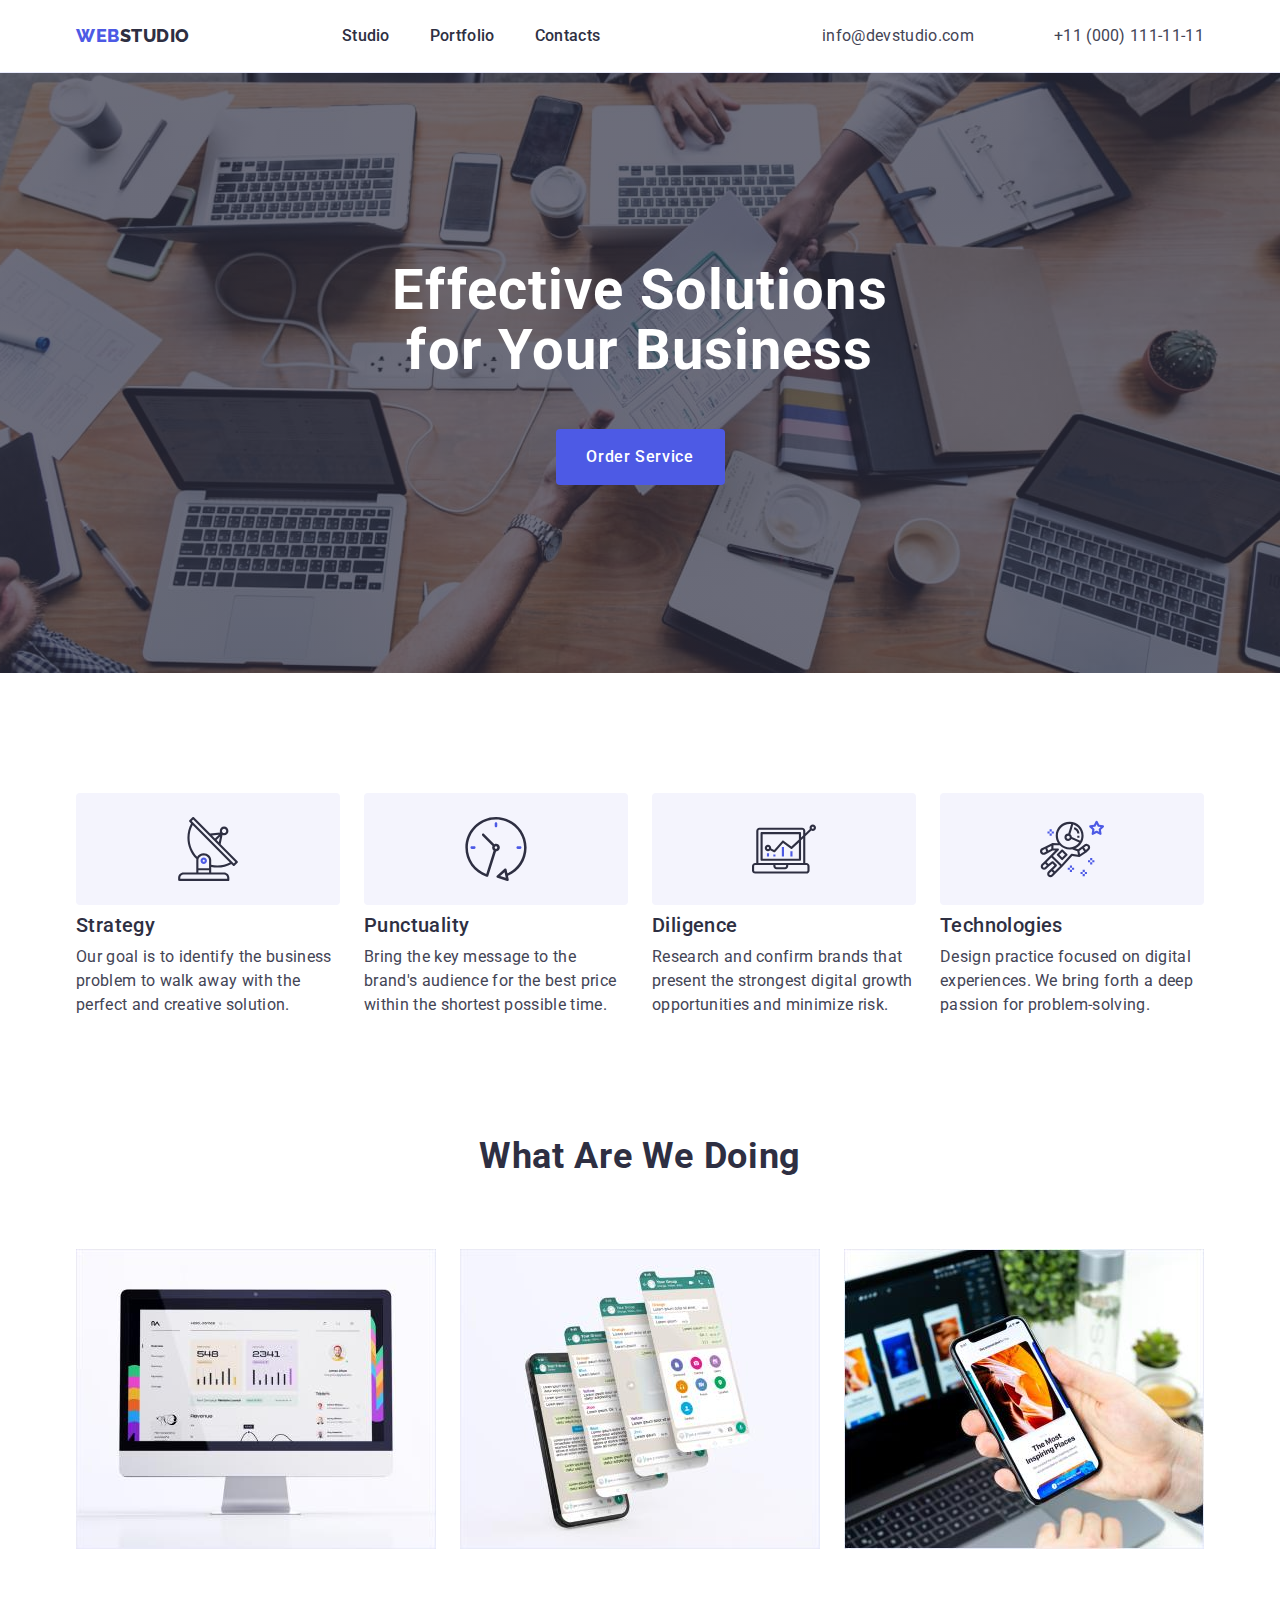
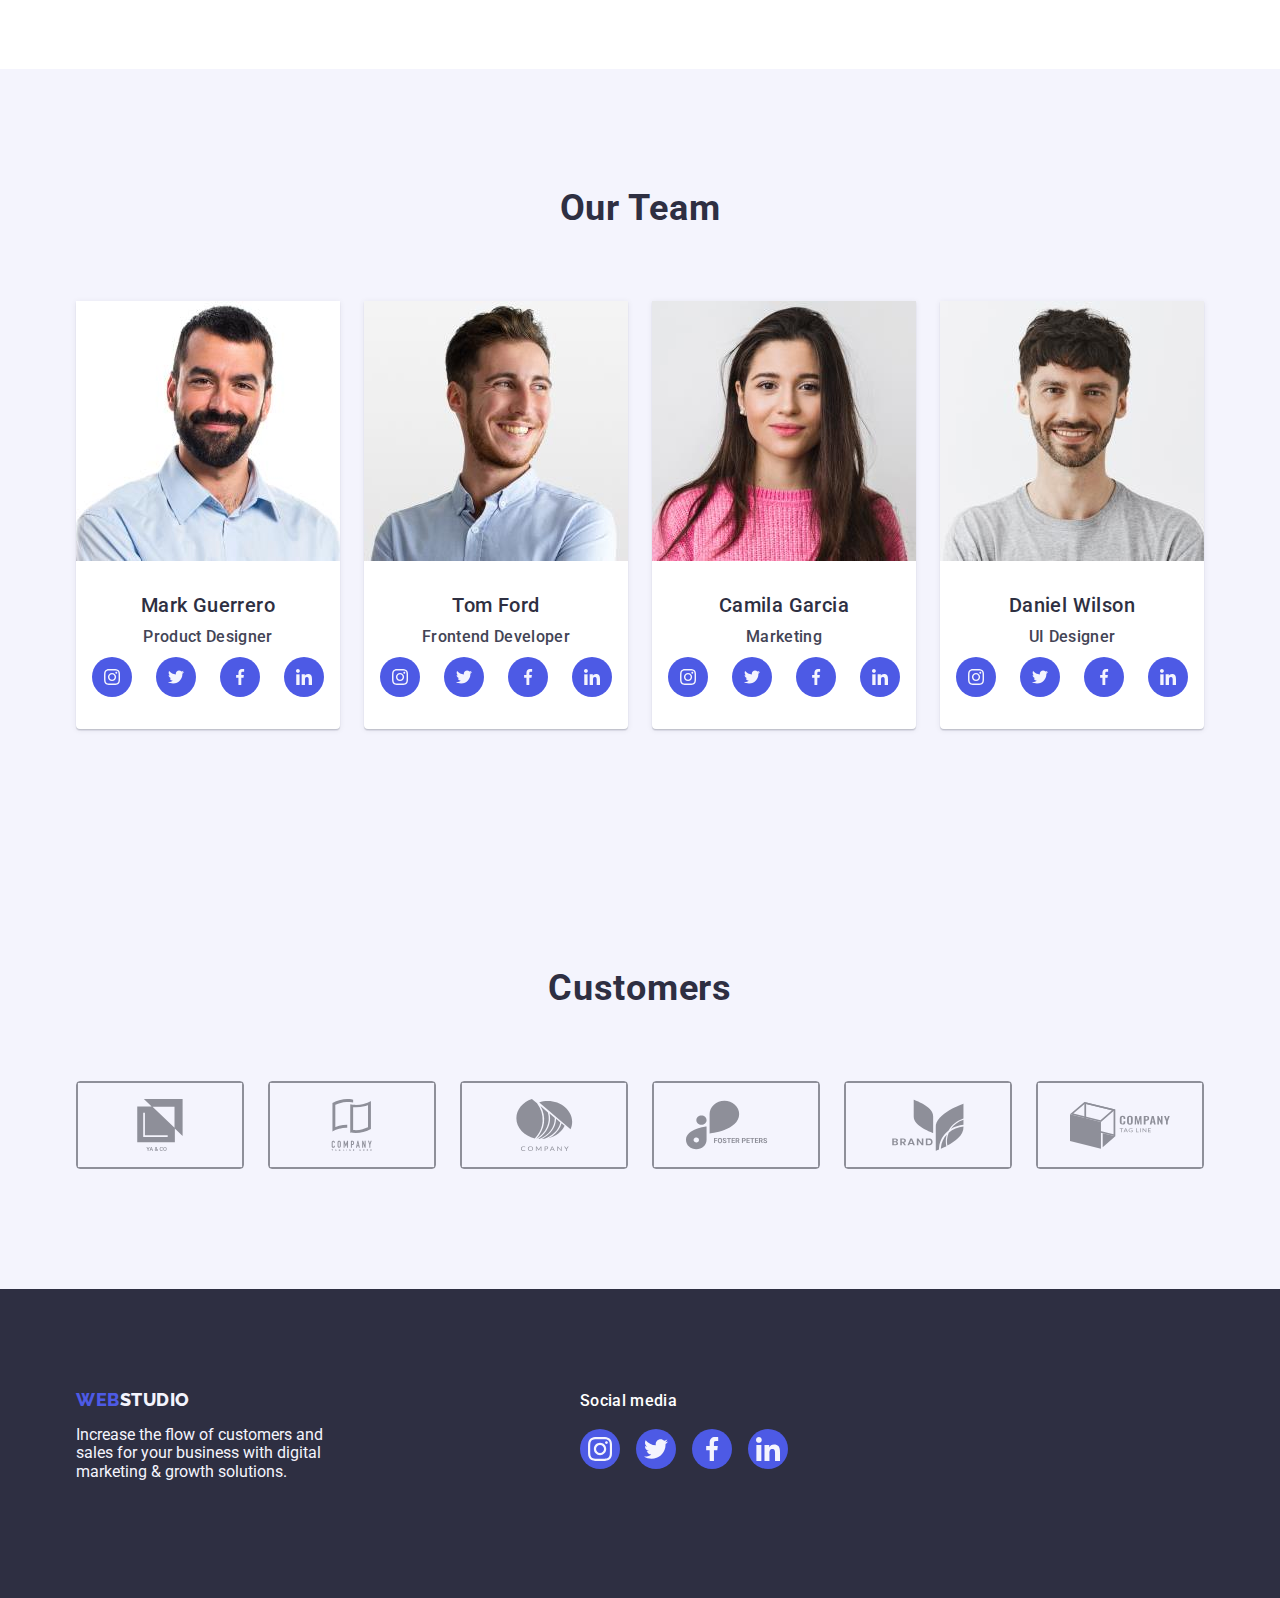
<file: index.html>
<!DOCTYPE html>
<html lang="en">
  <head>
    <meta charset="UTF-8" />
    <meta http-equiv="X-UA-Compatible" content="IE=edge" />
    <meta name="viewport" content="width=device-width, initial-scale=1.0" />
    <title>index.html</title>
    <link
      rel="stylesheet"
      href="https://cdnjs.cloudflare.com/ajax/libs/modern-normalize/1.0.0/modern-normalize.min.css"
    />
    <link rel="preconnect" href="https://fonts.googleapis.com" />
    <link rel="preconnect" href="https://fonts.gstatic.com" crossorigin />
    <link
      href="https://fonts.googleapis.com/css2?family=Raleway:wght@800&family=Roboto:wght@400;500;700;900&display=swap"
      rel="stylesheet"
    />
    <link rel="stylesheet" href="./css/style.css" />
  </head>

  <body>
    <!-- шапка проекту -->
    <header class="border-header">
      <div class="container adress-nav">
        <nav class="navigations">
          <a href="./index.html" class="studio link"
            >Web<span class="web">Studio</span></a
          >
          <ul class="cont-nav list">
            <li class="item">
              <a href="./index.html" class="link site-nav">Studio</a>
            </li>
            <li class="item">
              <a href="./portfolio.html" class="link site-nav">Portfolio</a>
            </li>
            <li class="item">
              <a href="" class="link site-nav">Contacts</a>
            </li>
          </ul>
        </nav>
        <address class="font">
          <ul class="adres list">
            <li class="item">
              <a href="mailto:info@devstudio.com" class="mail-tel link"
                >info@devstudio.com</a
              >
            </li>
            <li class="item">
              <a href="tel:+110001111111" class="mail-tel link"
                >+11 (000) 111-11-11</a
              >
            </li>
          </ul>
        </address>
      </div>
    </header>
    <!-- поле с фоном и кнопокй -->

    <main>
      <section class="section overlay">
        <div class="container">
          <h1 class="head">Effective Solutions for Your Business</h1>
          <button class="first-button" type="button">Order Service</button>
        </div>
      </section>

      <!-- секция Features -->
      <section class="section-padding">
        <div class="container">
          <h2 hidden class="sec-three">Features</h2>
          <ul class="cards list">
            <li class="cards-features">
              <div class="cards-icons">
                <svg class="icons-features" width="64" height="64">
                  <use href="./images/icons.svg#icon-antenna"></use>
                </svg>
              </div>
              <h3 class="sec-h-two">Strategy</h3>
              <p class="sec-p-two">
                Our goal is to identify the business problem to walk away with
                the perfect and creative solution.
              </p>
            </li>
            <li class="cards-features">
              <div class="cards-icons">
                <svg class="icons-features" width="64" height="64">
                  <use href="./images/icons.svg#icon-clock"></use>
                </svg>
              </div>
              <h3 class="sec-h-two">Punctuality</h3>
              <p class="sec-p-two">
                Bring the key message to the brand's audience for the best price
                within the shortest possible time.
              </p>
            </li>
            <li class="cards-features">
              <div class="cards-icons">
                <svg class="icons-features" width="64" height="64">
                  <use href="./images/icons.svg#icon-diagram"></use>
                </svg>
              </div>
              <h3 class="sec-h-two">Diligence</h3>
              <p class="sec-p-two">
                Research and confirm brands that present the strongest digital
                growth opportunities and minimize risk.
              </p>
            </li>
            <li class="cards-features">
              <div class="cards-icons">
                <svg class="icons-features" width="64" height="64">
                  <use href="./images/icons.svg#icon-astronaut"></use>
                </svg>
              </div>
              <h3 class="sec-h-two">Technologies</h3>
              <p class="sec-p-two">
                Design practice focused on digital experiences. We bring forth a
                deep passion for problem-solving.
              </p>
            </li>
          </ul>
        </div>
      </section>

      <!-- блок, What are we doing -->
      <section class="sec-one">
        <div class="container">
          <h2 class="sec-three">What are we doing</h2>
          <ul class="card-work list">
            <li class="work">
              <img
                class="block"
                src="./images/img_1.jpg"
                alt="computer-working"
                width="360"
              />
            </li>
            <li class="work">
              <img
                class="block"
                src="./images/img_2.jpg"
                alt="telefon-watsapp"
                width="360"
              />
            </li>
            <li class="work">
              <img
                class="block"
                src="./images/img_3.jpg"
                alt="computer-working"
                width="360"
              />
            </li>
          </ul>
        </div>
      </section>
      <!-- our team -->

      <section class="sec-fon">
        <div class="container">
          <h2 class="sec-four-h">Our Team</h2>
          <ul class="team list">
            <li class="team-li secfour-li">
              <img
                class="block"
                src="./images/img1.jpg"
                alt="men"
                width="264"
              />
              <div class="team-text">
                <h3 class="sec-h">Mark Guerrero</h3>
                <p class="sec-p">Product Designer</p>
                <ul class="list social-group">
                  <li class="social">
                    <a class="link soc-link" href=""
                      ><svg class="soc-svg" width="16" height="16">
                        <use href="./images/icons.svg#icon-insta"></use>
                      </svg>
                    </a>
                  </li>
                  <li class="social">
                    <a class="link soc-link" href=""
                      ><svg class="soc-svg" width="16" height="16">
                        <use href="./images/icons.svg#icon-twitter"></use>
                      </svg>
                    </a>
                  </li>
                  <li class="social">
                    <a class="link soc-link" href=""
                      ><svg class="soc-svg" width="16" height="16">
                        <use href="./images/icons.svg#icon-fb"></use>
                      </svg>
                    </a>
                  </li>
                  <li class="social">
                    <a class="link soc-link" href=""
                      ><svg class="soc-svg" width="16" height="16">
                        <use href="./images/icons.svg#icon-linkedin"></use>
                      </svg>
                    </a>
                  </li>
                </ul>
              </div>
            </li>
            <li class="team-li secfour-li">
              <img
                class="block"
                src="./images/img2.jpg"
                alt="men"
                width="264"
              />
              <div class="team-text">
                <h3 class="sec-h">Tom Ford</h3>
                <p class="sec-p">Frontend Developer</p>
                <ul class="list social-group">
                  <li class="social">
                    <a class="link soc-link" href=""
                      ><svg class="soc-svg" width="16" height="16">
                        <use href="./images/icons.svg#icon-insta"></use>
                      </svg>
                    </a>
                  </li>
                  <li class="social">
                    <a class="link soc-link" href=""
                      ><svg class="soc-svg" width="16" height="16">
                        <use href="./images/icons.svg#icon-twitter"></use>
                      </svg>
                    </a>
                  </li>
                  <li class="social">
                    <a class="link soc-link" href=""
                      ><svg class="soc-svg" width="16" height="16">
                        <use href="./images/icons.svg#icon-fb"></use>
                      </svg>
                    </a>
                  </li>
                  <li class="social">
                    <a class="link soc-link" href=""
                      ><svg class="soc-svg" width="16" height="16">
                        <use href="./images/icons.svg#icon-linkedin"></use>
                      </svg>
                    </a>
                  </li>
                </ul>
              </div>
            </li>
            <li class="team-li secfour-li">
              <img
                class="block"
                src="./images/img3.jpg"
                alt="women"
                width="264"
              />
              <div class="team-text">
                <h3 class="sec-h">Camila Garcia</h3>
                <p class="sec-p">Marketing</p>
                <ul class="list social-group">
                  <li class="social">
                    <a class="link soc-link" href=""
                      ><svg class="soc-svg" width="16" height="16">
                        <use href="./images/icons.svg#icon-insta"></use>
                      </svg>
                    </a>
                  </li>
                  <li class="social">
                    <a class="link soc-link" href=""
                      ><svg class="soc-svg" width="16" height="16">
                        <use href="./images/icons.svg#icon-twitter"></use>
                      </svg>
                    </a>
                  </li>
                  <li class="social">
                    <a class="link soc-link" href=""
                      ><svg class="soc-svg" width="16" height="16">
                        <use href="./images/icons.svg#icon-fb"></use>
                      </svg>
                    </a>
                  </li>
                  <li class="social">
                    <a class="link soc-link" href=""
                      ><svg class="soc-svg" width="16" height="16">
                        <use href="./images/icons.svg#icon-linkedin"></use>
                      </svg>
                    </a>
                  </li>
                </ul>
              </div>
            </li>
            <li class="team-li secfour-li">
              <img
                class="block"
                src="./images/img4.jpg"
                alt="men"
                width="264"
              />
              <div class="team-text">
                <h3 class="sec-h">Daniel Wilson</h3>
                <p class="sec-p">UI Designer</p>
                <ul class="list social-group">
                  <li class="social">
                    <a class="link soc-link" href=""
                      ><svg class="soc-svg" width="16" height="16">
                        <use href="./images/icons.svg#icon-insta"></use>
                      </svg>
                    </a>
                  </li>
                  <li class="social">
                    <a class="link soc-link" href=""
                      ><svg class="soc-svg" width="16" height="16">
                        <use href="./images/icons.svg#icon-twitter"></use>
                      </svg>
                    </a>
                  </li>
                  <li class="social">
                    <a class="link soc-link" href=""
                      ><svg class="soc-svg" width="16" height="16">
                        <use href="./images/icons.svg#icon-fb"></use>
                      </svg>
                    </a>
                  </li>
                  <li class="social">
                    <a class="link soc-link" href=""
                      ><svg class="soc-svg" width="16" height="16">
                        <use href="./images/icons.svg#icon-linkedin"></use>
                      </svg>
                    </a>
                  </li>
                </ul>
              </div>
            </li>
          </ul>
        </div>
      </section>

      <section class="sec-fon">
        <div class="container">
          <h2 class="sec-four-h">Customers</h2>
          <ul class="customers-icons list">
            <li class="customers">
              <a class="link customers-a" href=""
                ><svg class="customers-company" width="104" height="56">
                  <use href="./images/icons.svg#icon-group1"></use>
                </svg>
              </a>
            </li>
            <li class="customers">
              <a class="link customers-a" href=""
                ><svg class="customers-company" width="104" height="56">
                  <use href="./images/icons.svg#icon-group2"></use>
                </svg>
              </a>
            </li>
            <li class="customers">
              <a class="link customers-a" href=""
                ><svg class="customers-company" width="104" height="56">
                  <use href="./images/icons.svg#icon-group3"></use>
                </svg>
              </a>
            </li>
            <li class="customers">
              <a class="link customers-a" href=""
                ><svg class="customers-company" width="104" height="56">
                  <use href="./images/icons.svg#icon-group4"></use>
                </svg>
              </a>
            </li>
            <li class="customers">
              <a class="link customers-a" href=""
                ><svg class="customers-company" width="104" height="56">
                  <use href="./images/icons.svg#icon-group5"></use>
                </svg>
              </a>
            </li>
            <li class="customers">
              <a class="link customers-a" href=""
                ><svg class="customers-company" width="104" height="56">
                  <use href="./images/icons.svg#icon-group6"></use>
                </svg>
              </a>
            </li>
          </ul>
        </div>
      </section>
    </main>

    <!-- Підвал(низ сторінки) -->
    <footer class="underground">
      <div class="container footer-box">
        <div class="right">
          <a href="./index.html" class="studio-footer link"
            >Web<span class="under">Studio</span></a
          >
          <p class="under">
            Increase the flow of customers and sales for your business with
            digital marketing & growth solutions.
          </p>
        </div>

        <div class="left">
          <p class="under-social">Social media</p>
          <ul class="list footer-group">
            <li class="width-height">
              <a class="link footer-icons" href=""
                ><svg class="footer-svg" width="24" height="24">
                  <use href="./images/icons.svg#icon-insta"></use>
                </svg>
              </a>
            </li>
            <li class="width-height">
              <a class="link footer-icons" href=""
                ><svg class="footer-svg" width="24" height="24">
                  <use href="./images/icons.svg#icon-twitter"></use>
                </svg>
              </a>
            </li>
            <li class="width-height">
              <a class="link footer-icons" href=""
                ><svg class="footer-svg" width="24" height="24">
                  <use href="./images/icons.svg#icon-fb"></use>
                </svg>
              </a>
            </li>
            <li class="width-height">
              <a class="link footer-icons" href=""
                ><svg class="footer-svg" width="24" height="24">
                  <use href="./images/icons.svg#icon-linkedin"></use>
                </svg>
              </a>
            </li>
          </ul>
        </div>
      </div>
    </footer>
  </body>
</html>
</file>
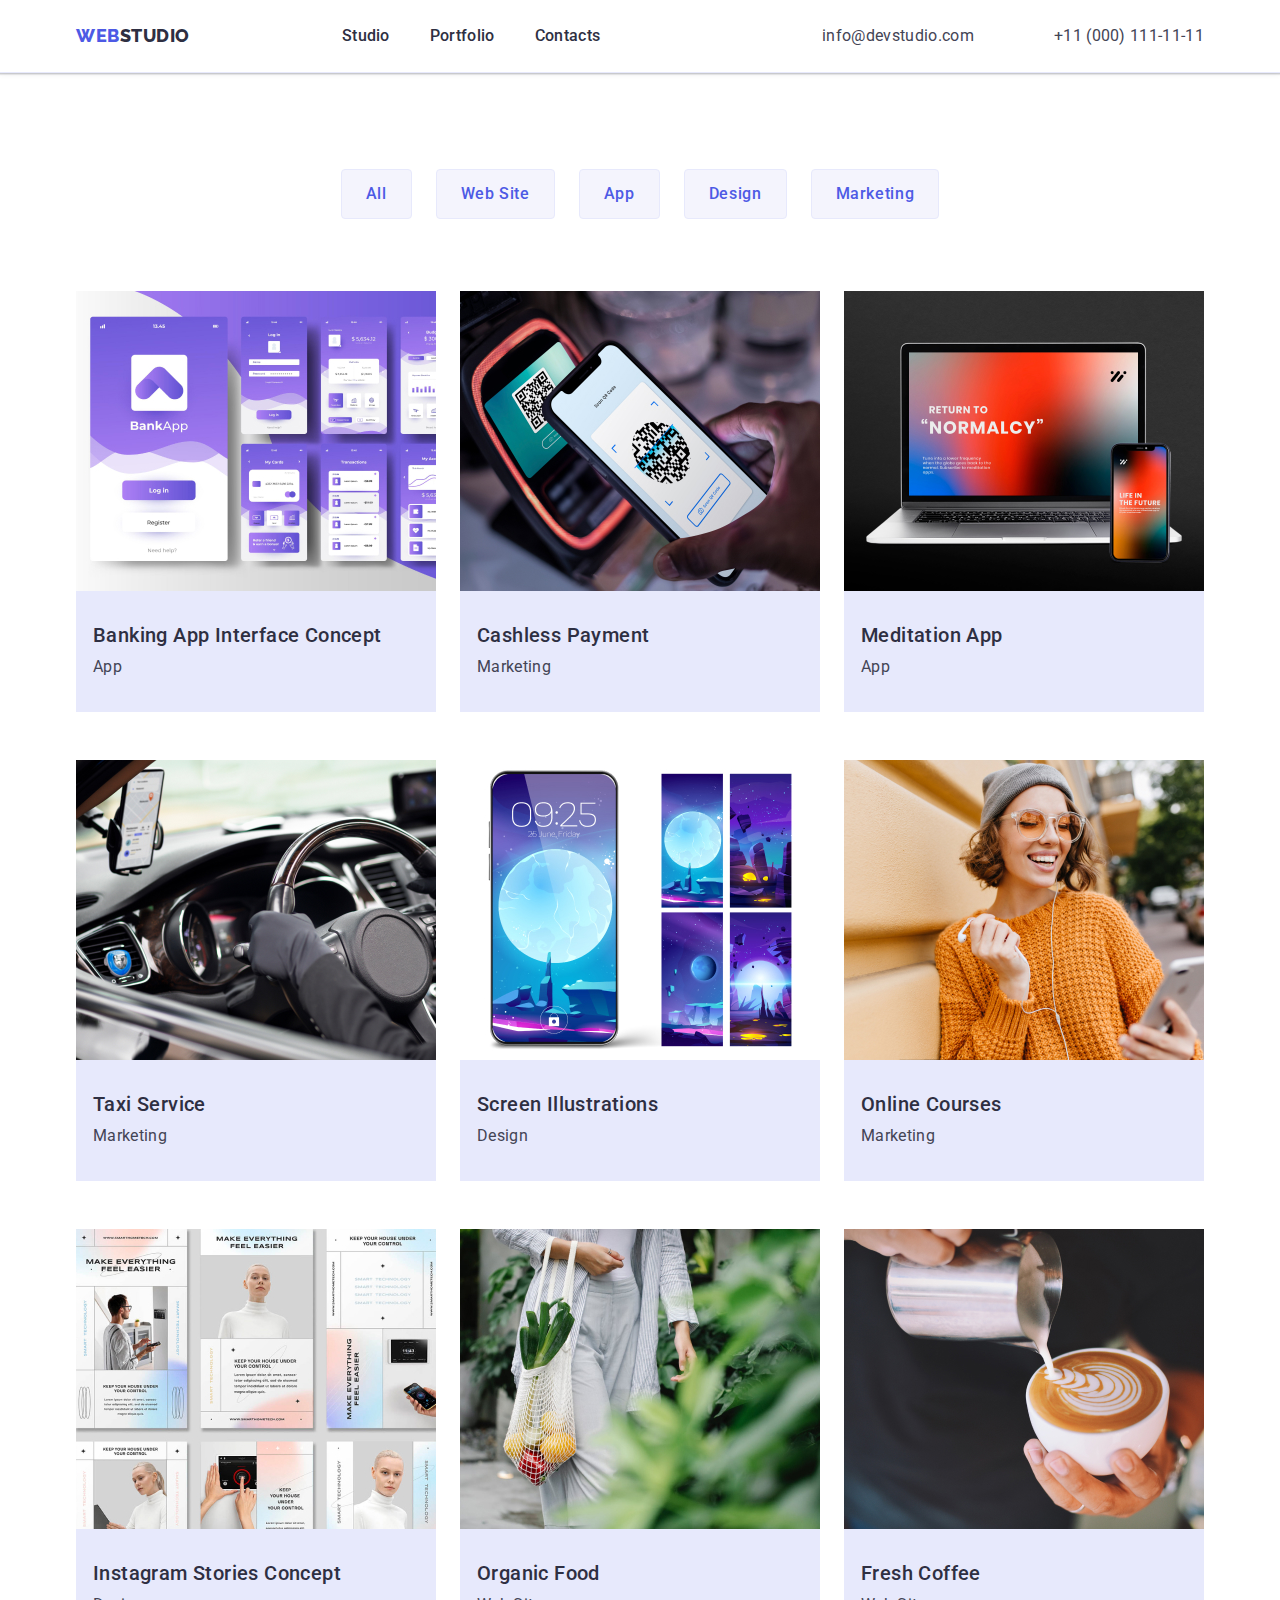
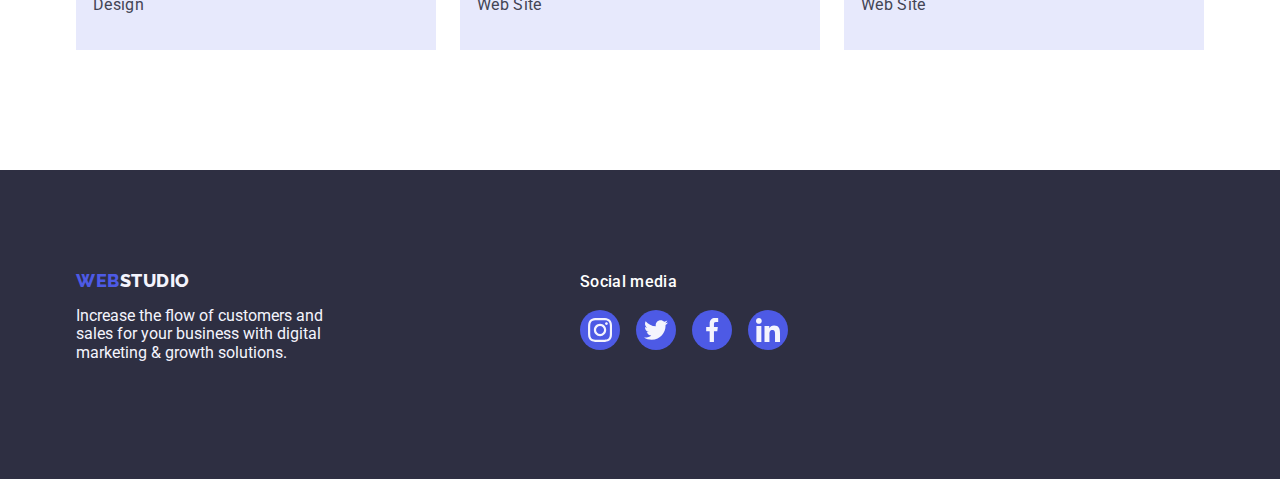
<file: portfolio.html>
<!DOCTYPE html>
<html lang="en">
  <head>
    <meta charset="UTF-8" />
    <meta http-equiv="X-UA-Compatible" content="IE=edge" />
    <meta name="viewport" content="width=device-width, initial-scale=1.0" />
    <title>Portfolio</title>
    <link
      rel="stylesheet"
      href="https://cdnjs.cloudflare.com/ajax/libs/modern-normalize/1.0.0/modern-normalize.min.css"
    />
    <link rel="preconnect" href="https://fonts.googleapis.com" />
    <link rel="preconnect" href="https://fonts.gstatic.com" crossorigin />
    <link
      href="https://fonts.googleapis.com/css2?family=Raleway:wght@800&family=Roboto:wght@400;500;700;900&display=swap"
      rel="stylesheet"
    />

    <link rel="stylesheet" href="./css/style.css" />
  </head>

  <body>
    <!-- шапка проекту -->
    <header class="border-header">
      <div class="container adress-nav">
        <nav class="navigations">
          <a href="./index.html" class="link studio"
            >Web<span class="web">Studio</span></a
          >
          <ul class="cont-nav list">
            <li class="item">
              <a href="./index.html" class="link site-nav">Studio</a>
            </li>
            <li class="item">
              <a href="./portfolio.html" class="link site-nav">Portfolio</a>
            </li>
            <li class="item">
              <a href="" class="link site-nav">Contacts</a>
            </li>
          </ul>
        </nav>
        <address class="font">
          <ul class="adres list">
            <li class="item">
              <a href="mailto:info@devstudio.com" class="mail-tel link"
                >info@devstudio.com</a
              >
            </li>
            <li class="item">
              <a href="tel:+110001111111" class="mail-tel link"
                >+11 (000) 111-11-11</a
              >
            </li>
          </ul>
        </address>
      </div>
    </header>
    <!-- filters -->
    <main>
      <section class="secpage-two">
        <div class="container">
          <h1 hidden>Buttons</h1>
          <ul class="buttons list">
            <li class="buttons-li">
              <button type="button" class="filters">All</button>
            </li>
            <li class="buttons-li">
              <button type="button" class="filters">Web Site</button>
            </li>
            <li class="buttons-li">
              <button type="button" class="filters">App</button>
            </li>
            <li class="buttons-li">
              <button type="button" class="filters">Design</button>
            </li>
            <li class="buttons-li">
              <button type="button" class="filters">Marketing</button>
            </li>
          </ul>

          <!-- блок з картинками row-->
          <ul class="portfolio-cards list">
            <li class="cards-li">
              <a href="" class="link cards-link">
                <img
                  class="block"
                  src="./images/11.jpg"
                  alt="app"
                  width="360"
                />
                <div class="cards-info">
                  <h2 class="row-h">Banking App Interface Concept</h2>
                  <p class="row-p">App</p>
                </div>
              </a>
            </li>
            <li class="cards-li">
              <a href="" class="link cards-link">
                <img
                  class="block"
                  src="./images/22.jpg"
                  alt="paying_with_telefon"
                  width="360"
                />
                <div class="cards-info">
                  <h2 class="row-h">Cashless Payment</h2>
                  <p class="row-p">Marketing</p>
                </div>
              </a>
            </li>
            <li class="cards-li">
              <a href="" class="link cards-link">
                <img
                  class="block"
                  src="./images/33.jpg"
                  alt="laptop"
                  width="360"
                />
                <div class="cards-info">
                  <h2 class="row-h">Meditation App</h2>
                  <p class="row-p">App</p>
                </div>
              </a>
            </li>
            <li class="cards-li">
              <a href="" class="link cards-link">
                <img
                  class="block"
                  src="./images/44.jpg"
                  alt="driving_in_the_car"
                  width="360"
                />
                <div class="cards-info">
                  <h2 class="row-h">Taxi Service</h2>
                  <p class="row-p">Marketing</p>
                </div>
              </a>
            </li>
            <li class="cards-li">
              <a href="" class="link cards-link">
                <img
                  class="block"
                  src="./images/55.jpg"
                  alt="phone_wallpapers"
                  width="360"
                />
                <div class="cards-info">
                  <h2 class="row-h">Screen Illustrations</h2>
                  <p class="row-p">Design</p>
                </div>
              </a>
            </li>
            <li class="cards-li">
              <a href="" class="link cards-link">
                <img
                  class="block"
                  src="./images/66.jpg"
                  alt="girl_listen_music"
                  width="360"
                />
                <div class="cards-info">
                  <h2 class="row-h">Online Courses</h2>
                  <p class="row-p">Marketing</p>
                </div>
              </a>
            </li>
            <li class="cards-li">
              <a href="" class="link cards-link">
                <img
                  class="block"
                  src="./images/77.jpg"
                  alt="instagram_contents"
                  width="360"
                />
                <div class="cards-info">
                  <h2 class="row-h">Instagram Stories Concept</h2>
                  <p class="row-p">Design</p>
                </div>
              </a>
            </li>
            <li class="cards-li">
              <a href="" class="link cards-link">
                <img
                  class="block"
                  src="./images/88.jpg"
                  alt="go_to_the_shop"
                  width="360"
                />
                <div class="cards-info">
                  <h2 class="row-h">Organic Food</h2>
                  <p class="row-p">Web Site</p>
                </div>
              </a>
            </li>
            <li class="cards-li">
              <a href="" class="link cards-link">
                <img
                  class="block"
                  src="./images/99.jpg"
                  alt="a_cup_of_coffe"
                  width="360"
                />
                <div class="cards-info">
                  <h2 class="row-h">Fresh Coffee</h2>
                  <p class="row-p">Web Site</p>
                </div>
              </a>
            </li>
          </ul>
        </div>
      </section>
    </main>
    <!-- Підвал(низ сторінки) -->
    <footer class="underground">
      <div class="container footer-box">
        <div class="right">
          <a href="./index.html" class="studio-footer link"
            >Web<span class="under">Studio</span></a
          >
          <p class="under">
            Increase the flow of customers and sales for your business with
            digital marketing & growth solutions.
          </p>
        </div>

        <div class="left">
          <p class="under-social">Social media</p>
          <ul class="list footer-group">
            <li class="width-height">
              <a class="link footer-icons" href=""
                ><svg class="footer-svg" width="24" height="24">
                  <use href="./images/icons.svg#icon-insta"></use>
                </svg>
              </a>
            </li>
            <li class="width-height">
              <a class="link footer-icons" href=""
                ><svg class="footer-svg" width="24" height="24">
                  <use href="./images/icons.svg#icon-twitter"></use>
                </svg>
              </a>
            </li>
            <li class="width-height">
              <a class="link footer-icons" href=""
                ><svg class="footer-svg" width="24" height="24">
                  <use href="./images/icons.svg#icon-fb"></use>
                </svg>
              </a>
            </li>
            <li class="width-height">
              <a class="link footer-icons" href=""
                ><svg class="footer-svg" width="24" height="24">
                  <use href="./images/icons.svg#icon-linkedin"></use>
                </svg>
              </a>
            </li>
          </ul>
        </div>
      </div>
    </footer>
  </body>
</html>
</file>
<file: css/style.css>
:root {
  --primary-whte-color: #ffffff;
  --primary-color-tittle: #2e2f42;
  --secondary-color-tittle: #434455;
  --button-bg-color: #4d5ae5;
  --filter-first-color: #e7e9fc;
  --filter-bg-color: #f4f4fd;
  --filter-color: #404bbf;
  --cornflower-bg: #e7e9fc;
  --grey-company-border: #8e8f99;
  --footer-link: #31d0aa;
}
body {
  font-family: "Roboto", sans-serif;
  color: var(--secondary-color-tittle);
  background-color: var(--primary-whte-color);
}

p,
h1,
h2,
h3,
h4,
h5,
h6 {
  margin: 0;
}
ul,
ol {
  margin: 0;
  padding: 0;
}

.list {
  list-style: none;
}
.container {
  width: 1158px;
  padding-left: 15px;
  padding-right: 15px;
  margin: 0 auto;
}

/* logo webstudio */

.studio {
  color: var(--button-bg-color);
  font-family: "Raleway", sans-serif;
  font-size: 18px;
  font-weight: 800;
  line-height: 1.17;
  letter-spacing: 0.03em;
  text-transform: uppercase;
  margin-right: 76px;
  padding: 24px 0;
}

.studio-footer {
  color: var(--button-bg-color);
  font-family: "Raleway", sans-serif;
  font-size: 18px;
  font-weight: 800;
  line-height: 1.17;
  letter-spacing: 0.03em;
  text-transform: uppercase;
  margin-right: 76px;
  display: inline-block;
  margin-bottom: 16px;
}

.web {
  color: var(--primary-color-tittle);
}
.link {
  text-decoration: none;
}
.border-header {
  border-bottom: 1px solid var(--filter-first-color);
  box-shadow: 0px 2px 1px rgba(46, 47, 66, 0.08),
    0px 1px 1px rgba(46, 47, 66, 0.16), 0px 1px 6px rgba(46, 47, 66, 0.08);
}
/* site-nav */
.site-nav {
  display: block;
  font-weight: 500;
  font-size: 16px;
  line-height: 1.5;
  letter-spacing: 0.02em;
  color: var(--primary-color-tittle);
  padding: 24px 0;
}

.site-nav.link:hover,
.site-nav.link:focus {
  color: var(--filter-color);
}

.font {
  font-style: normal;
}
/* contakts-nav */
.mail-tel {
  font-size: 16px;
  line-height: 1.5;
  letter-spacing: 0.02em;
  color: var(--secondary-color-tittle);
  padding: 24px 0;
}
.mail-tel:hover,
.mail-tel:focus {
  color: var(--filter-color);
}

/* відступ у секціях*/

.overlay {
  max-width: 1440px;
  height: 600px;
  margin-left: auto;
  margin-right: auto;
  background-image: linear-gradient(
      rgba(46, 47, 66, 0.7),
      rgba(46, 47, 66, 0.7)
    ),
    url("../images/people-office.jpg");
  background-size: cover;
  background-position: center;
  background-repeat: no-repeat;
}

.section {
  padding: 188px 0;
}
.sec-one {
  padding-bottom: 120px;
}
.section-padding {
  padding: 120px 0;
}

.sec-fon {
  background: var(--filter-bg-color);
  padding: 120px 0;
}

/* фон под хедером */
.head {
  font-size: 56px;
  line-height: 1.07;
  text-align: center;
  letter-spacing: 0.02em;
  color: var(--primary-whte-color);
  max-width: 496px;
  margin: auto;
  margin-bottom: 48px;
}

.features {
  color: var(--primary-color-tittle);
}
.features.tittle {
  color: var(--secondary-color-tittle);
}

.tittle {
  color: var(--primary-color-tittle);
}
/* button */
.first-button {
  background-color: var(--button-bg-color);
  color: var(--primary-whte-color);
  font-family: "Roboto", sans-serif;
  font-weight: 500;
  font-size: 16px;
  line-height: 1.5;
  letter-spacing: 0.04em;
  cursor: pointer;
  margin: 0 auto;
  display: block;
  min-width: 169px;
  height: 56px;
  border: none;
  border-radius: 4px;
}
.first-button:hover,
.first-button:focus {
  background-color: var(--filter-color);
}
/* Section 2 */
.sec-h {
  font-weight: 500;
  font-size: 20px;
  line-height: 1.2;
  text-align: center;
  letter-spacing: 0.02em;
  color: var(--primary-color-tittle);
  margin-bottom: 8px;
  margin-top: 0;
}
.sec-p {
  font-size: 16px;
  line-height: 1.5;
  text-align: center;
  letter-spacing: 0.02em;
  color: var(--secondary-color-tittle);
  margin-top: 0;
  margin-bottom: 8px;
}
.sec-h-two {
  font-weight: 500;
  font-size: 20px;
  line-height: 1.2;
  letter-spacing: 0.02em;
  color: var(--primary-color-tittle);
  margin-bottom: 8px;
}
.sec-p-two {
  font-size: 16px;
  line-height: 1.5;
  letter-spacing: 0.02em;
  color: var(--secondary-color-tittle);
}
/* section 3 */
.sec-three {
  font-size: 36px;
  line-height: 1.11;
  text-align: center;
  letter-spacing: 0.02em;
  text-transform: capitalize;
  color: var(--primary-color-tittle);
  margin-bottom: 72px;
}

/* section 4 */

.sec-four-h {
  font-size: 36px;
  line-height: 1.11;
  text-align: center;
  letter-spacing: 0.02em;
  text-transform: capitalize;
  color: var(--primary-color-tittle);
  margin-bottom: 72px;
  background-color: var(--filter-bg-color);
  margin-top: 0;
}
.secfour-li {
  background-color: var(--primary-whte-color);
  font-weight: 500;
  font-size: 20px;
  line-height: 1.2;
  letter-spacing: 0.02em;
  color: var(--primary-color-tittle);
}
/* Underground */
.underground {
  background-color: var(--primary-color-tittle);
  padding: 100px 0;
}
.under {
  color: var(--filter-bg-color);
  margin: 0;
  width: 264px;
  height: 72px;
}

/* Page two:portfolio*/
.filters {
  font-family: "Roboto", sans-serif;
  font-weight: 500;
  font-size: 16px;
  line-height: 1.5;
  letter-spacing: 0.04em;
  color: var(--button-bg-color);
  background-color: var(--filter-bg-color);
  text-decoration: none;
  cursor: pointer;
  padding: 12px 24px;
  border: 1px solid var(--filter-first-color);
  border-radius: 4px;
}

.filters:hover,
.filters:focus {
  color: var(--primary-whte-color);
  background-color: var(--filter-color);
  border: 1px solid transparent;
  box-shadow: 0px 3px 1px rgba(0, 0, 0, 0.1), 0px 2px 1px rgba(0, 0, 0, 0.08),
    0px 2px 2px rgba(0, 0, 0, 0.12);
}

/* !-- блок з картинками --> */
.block {
  display: block;
}

.secpage-two {
  padding: 96px 0 120px;
}
.one {
  box-sizing: border-box;
  position: absolute;
}
.row-h {
  font-weight: 500;
  font-size: 20px;
  line-height: 1.2;
  letter-spacing: 0.02em;
  color: var(--primary-color-tittle);
  margin-bottom: 8px;
}
.row-p {
  font-size: 16px;
  line-height: 1.5;
  letter-spacing: 0.02em;
  color: var(--secondary-color-tittle);
}
/* CONTAINER */

.cont-nav {
  display: flex;
  margin-left: 76px;
  gap: 40px;
}
.item {
  gap: 40px;
}
.cont-nav .item:last-child {
  margin-right: 0;
}
.adres {
  display: flex;
  margin-right: auto;
  gap: 40px;
}

.adres .item + .item {
  margin-left: 40px;
}
.adress-nav {
  display: flex;
  align-items: center;
  justify-content: space-between;
}
.navigations {
  display: flex;
  align-items: center;
}
/* main */
.cards {
  display: flex;
  margin: 0;
  padding: 0;
}
.cards-features {
  width: calc((100% - 72px) / 4);
}

.cards-features:not(:last-child) {
  margin-right: 24px;
}

/* Section-2 What are we doing */
.card-work {
  display: flex;
  margin: 0;
  padding: 0;
}

.work {
  flex-basis: calc((100% - 48px) / 3);
}

.work:not(:last-child) {
  margin-right: 24px;
}

/* section-4  */
.team {
  display: flex;
  margin: 0;
  padding: 0;
  background: var(--filter-bg-color);
}

.team-li {
  flex-basis: calc((100% - 72px) / 4);
  border-radius: 0px 0px 4px 4px;
  box-shadow: 0px 1px 6px rgba(46, 47, 66, 0.08),
    0px 1px 1px rgba(46, 47, 66, 0.16), 0px 2px 1px rgba(46, 47, 66, 0.08);
}

.team-text {
  padding: 32px 16px;
}

.team-li:not(:last-child) {
  margin-right: 24px;
}
.buttons {
  display: flex;
  margin: 0;
  padding: 0;
  justify-content: center;
  margin-bottom: 72px;
}
.buttons-li:not(:last-child) {
  margin-right: 24px;
}

.portfolio-cards {
  display: flex;
  flex-wrap: wrap;
  margin: 0;
  padding: 0;
  justify-content: center;
  row-gap: 48px;
  column-gap: 24px;
}
.cards-li:nth-child(3n + 3) {
  margin-right: 0;
  padding-right: 0;
}
.cards-li {
  width: calc((100% - 48px) / 3);
  background-color: var(--cornflower-bg);
}

.cards-link {
  display: block;
}

.cards-link:hover,
.cards-link:focus {
  box-shadow: 0px 1px 6px rgba(46, 47, 66, 0.08),
    0px 1px 1px rgba(46, 47, 66, 0.16), 0px 2px 1px rgba(46, 47, 66, 0.08);
}

.cards-info {
  padding: 32px 16px;
  border: 1px solid var(--filter-first-color);
  border-top: none;
}

/* SVG */
.icons-features {
  margin: 24px 100px;
  background: var(--filter-bg-color);
  border-radius: 4px;
}

.social-group {
  display: flex;
  gap: 24px;
  justify-content: center;
}

.social {
  width: 40px;
  height: 40px;
}
.soc-link {
  width: 100%;
  height: 100%;
  background-color: var(--button-bg-color);
  border-radius: 50%;
  display: flex;
  align-items: center;
  justify-content: center;
}
.soc-link:hover,
.soc-link:focus {
  background-color: var(--filter-color);
}
.soc-svg {
  fill: var(--filter-bg-color);
}

.customers-icons {
  display: flex;
  gap: 24px;
}

.customers-company {
  padding: 16px 32px;
  border: 1px solid var(--grey-company-border);
  fill: currentColor;
  width: 100%;
  height: 100%;
}

.customers {
  width: calc((100% - 120px) / 6);
  height: 88px;
}

.customers-a {
  width: 100%;
  height: 100%;
  border: 1px solid var(--grey-company-border);
  border-radius: 4px;
  display: flex;
  align-items: center;
  justify-content: center;
  color: var(--grey-company-border);
}

.customers-a:hover,
.customers-a:focus {
  border-color: var(--filter-color);
  color: var(--filter-color);
}

.customers-company:hover,
.customers-company:focus {
  border-color: var(--filter-color);
}

/* FOOTER */
.footer-group {
  display: flex;
  gap: 16px;
}

.under-social {
  font-family: "Roboto";
  font-style: normal;
  font-weight: 500;
  font-size: 16px;
  letter-spacing: 0.02em;
  line-height: 24px;
  color: var(--primary-whte-color);
  margin-bottom: 16px;
}

.footer-box {
  display: flex;
  align-items: baseline;
}
.right {
  margin-right: 120px;
}
.left {
  margin-left: 120px;
}
.width-height {
  height: 40px;
  width: 40px;
}

.footer-icons {
  width: 100%;
  height: 100%;
  background-color: var(--button-bg-color);
  border-radius: 50%;
  display: flex;
  align-items: center;
  justify-content: center;
}

.footer-icons:hover,
.footer-icons:focus {
  background-color: var(--footer-link);
}
.footer-svg {
  fill: var(--filter-bg-color);
}

.cards-icons {
  display: flex;
  align-items: center;
  justify-content: center;
  height: 112px;
  background-color: var(--filter-bg-color);
  border-radius: 4px;
  margin-bottom: 8px;
}
</file>
